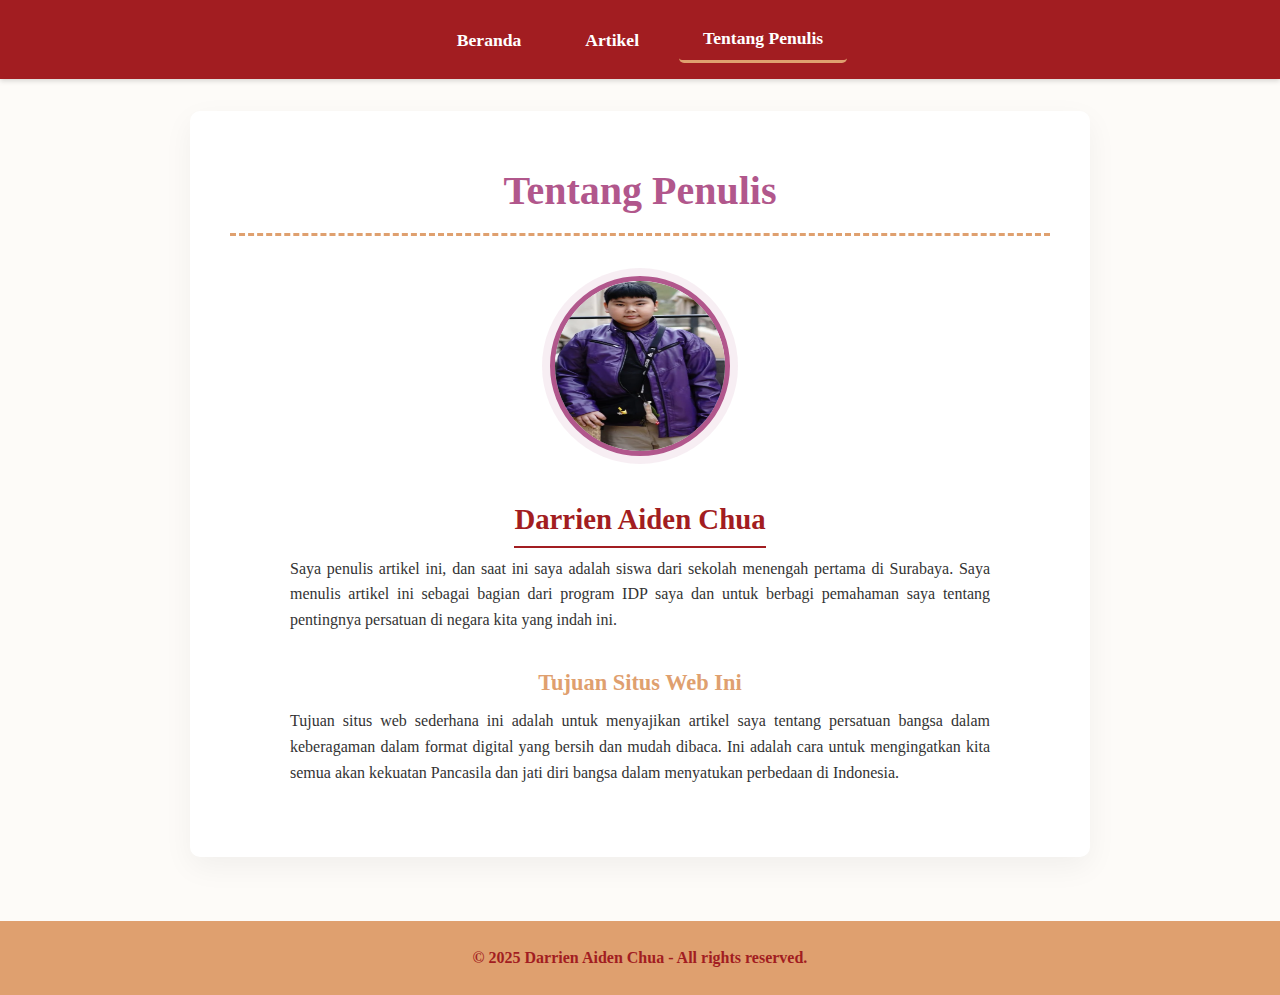
<file: about.html>
<!DOCTYPE html>
<html lang="id">
  <head>
    <meta charset="UTF-8" />
    <meta name="viewport" content="width=device-width, initial-scale=1.0" />
    <title>Tentang Penulis</title>
    <link rel="stylesheet" href="about.css" />
  </head>
  <body class="page-about">
    <nav class="navbar">
      <a href="index.html" class="nav-link">Beranda</a>
      <a href="article.html" class="nav-link">Artikel</a>
      <a href="about.html" class="nav-link active">Tentang Penulis</a>
    </nav>

    <main class="container about-container">
      <h1 class="page-title">Tentang Penulis</h1>

      <img
        src="darrien.png"
        alt="Darrien Aiden Chua"
        class="avatar-image"
        onerror="this.src='https://placehold.co/200x200/EEEEEE/777777?text=Avatar'"
      />

      <section class="about-text">
        <h2>Darrien Aiden Chua</h2>
        <p>
          Saya penulis artikel ini, dan saat ini saya adalah siswa dari sekolah menengah pertama di Surabaya. Saya menulis artikel ini sebagai bagian dari program IDP
          saya dan untuk berbagi pemahaman saya tentang pentingnya persatuan di
          negara kita yang indah ini.
        </p>

        <h3>Tujuan Situs Web Ini</h3>
        <p>
          Tujuan situs web sederhana ini adalah untuk menyajikan artikel saya
          tentang persatuan bangsa dalam keberagaman dalam format digital yang
          bersih dan mudah dibaca. Ini adalah cara untuk mengingatkan kita semua
          akan kekuatan Pancasila dan jati diri bangsa dalam menyatukan
          perbedaan di Indonesia.
        </p>
      </section>
    </main>

    <footer class="footer">
      <p>© 2025 Darrien Aiden Chua - All rights reserved.</p>
    </footer>
  </body>
</html>
</file>
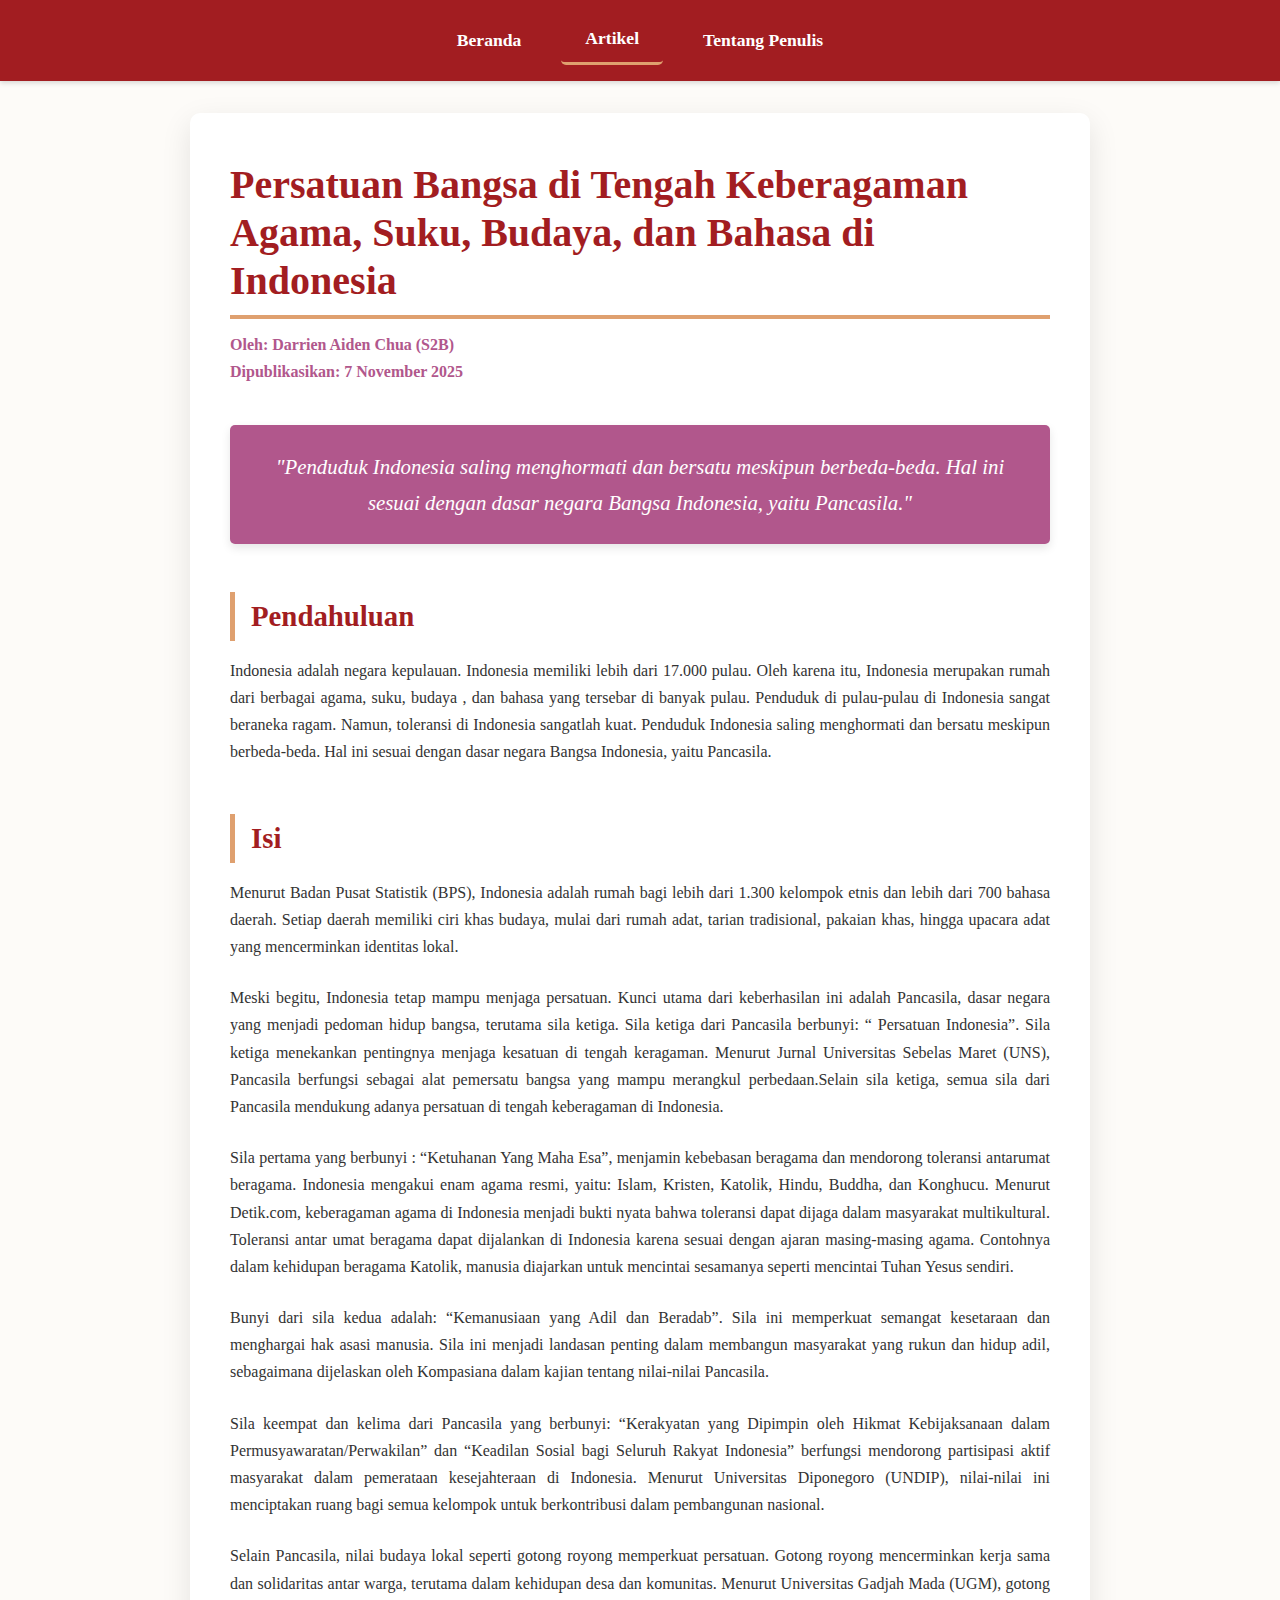
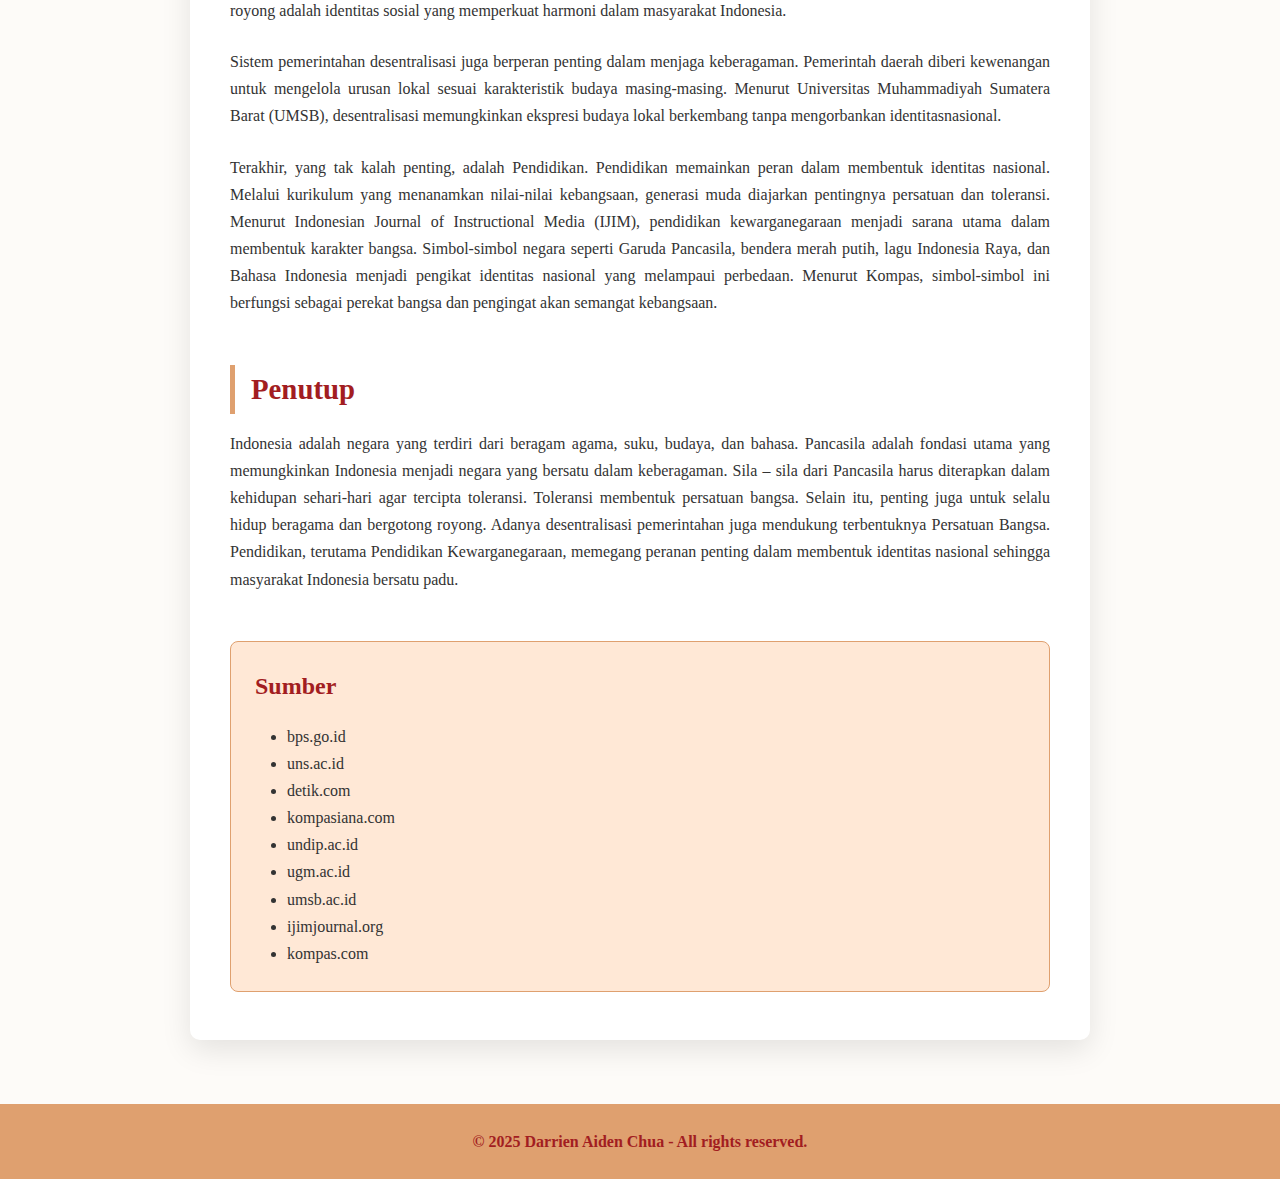
<file: article.html>
<!DOCTYPE html>
<html lang="id">
  <head>
    <meta charset="UTF-8" />
    <meta name="viewport" content="width=device-width, initial-scale=1.0" />
    <title>Artikel Persatuan Bangsa</title>
    <link rel="stylesheet" href="article.css" />
  </head>
  <body class="page-article">
    <nav class="navbar">
      <a href="index.html" class="nav-link">Beranda</a>
      <a href="article.html" class="nav-link active">Artikel</a>
      <a href="about.html" class="nav-link">Tentang Penulis</a>
    </nav>

    <main class="container">
      <article class="article-content">
        <h1 class="article-title">
          Persatuan Bangsa di Tengah Keberagaman Agama, Suku, Budaya, dan Bahasa
          di Indonesia
        </h1>

        <p class="article-meta">
          Oleh: Darrien Aiden Chua (S2B) <br />
          Dipublikasikan: 7 November 2025
        </p>

        <blockquote class="article-quote">
          "Penduduk Indonesia saling menghormati dan bersatu meskipun
          berbeda-beda. Hal ini sesuai dengan dasar negara Bangsa Indonesia,
          yaitu Pancasila."
        </blockquote>

        <section class="article-body">
          <h2>Pendahuluan</h2>
          <p>
            Indonesia adalah negara kepulauan. Indonesia memiliki lebih dari
            17.000 pulau. Oleh karena itu, Indonesia merupakan rumah dari
            berbagai agama, suku, budaya , dan bahasa yang tersebar di banyak
            pulau. Penduduk di pulau-pulau di Indonesia sangat beraneka ragam.
            Namun, toleransi di Indonesia sangatlah kuat. Penduduk Indonesia
            saling menghormati dan bersatu meskipun berbeda-beda. Hal ini sesuai
            dengan dasar negara Bangsa Indonesia, yaitu Pancasila.
          </p>

          <h2>Isi</h2>
          <p>
            Menurut Badan Pusat Statistik (BPS), Indonesia adalah rumah bagi
            lebih dari 1.300 kelompok etnis dan lebih dari 700 bahasa daerah.
            Setiap daerah memiliki ciri khas budaya, mulai dari rumah adat,
            tarian tradisional, pakaian khas, hingga upacara adat yang
            mencerminkan identitas lokal.
          </p>
          <p>
            Meski begitu, Indonesia tetap mampu menjaga persatuan. Kunci utama
            dari keberhasilan ini adalah Pancasila, dasar negara yang menjadi
            pedoman hidup bangsa, terutama sila ketiga. Sila ketiga dari
            Pancasila berbunyi: “ Persatuan Indonesia”. Sila ketiga menekankan
            pentingnya menjaga kesatuan di tengah keragaman. Menurut Jurnal
            Universitas Sebelas Maret (UNS), Pancasila berfungsi sebagai alat
            pemersatu bangsa yang mampu merangkul perbedaan.Selain sila ketiga,
            semua sila dari Pancasila mendukung adanya persatuan di tengah
            keberagaman di Indonesia.
          </p>
          <p>
            Sila pertama yang berbunyi : “Ketuhanan Yang Maha Esa”, menjamin
            kebebasan beragama dan mendorong toleransi antarumat beragama.
            Indonesia mengakui enam agama resmi, yaitu: Islam, Kristen, Katolik,
            Hindu, Buddha, dan Konghucu. Menurut Detik.com, keberagaman agama di
            Indonesia menjadi bukti nyata bahwa toleransi dapat dijaga dalam
            masyarakat multikultural. Toleransi antar umat beragama dapat
            dijalankan di Indonesia karena sesuai dengan ajaran masing-masing
            agama. Contohnya dalam kehidupan beragama Katolik, manusia diajarkan
            untuk mencintai sesamanya seperti mencintai Tuhan Yesus sendiri.
          </p>
          <p>
            Bunyi dari sila kedua adalah: “Kemanusiaan yang Adil dan Beradab”.
            Sila ini memperkuat semangat kesetaraan dan menghargai hak asasi
            manusia. Sila ini menjadi landasan penting dalam membangun
            masyarakat yang rukun dan hidup adil, sebagaimana dijelaskan oleh
            Kompasiana dalam kajian tentang nilai-nilai Pancasila.
          </p>
          <p>
            Sila keempat dan kelima dari Pancasila yang berbunyi: “Kerakyatan
            yang Dipimpin oleh Hikmat Kebijaksanaan dalam
            Permusyawaratan/Perwakilan” dan “Keadilan Sosial bagi Seluruh Rakyat
            Indonesia” berfungsi mendorong partisipasi aktif masyarakat dalam
            pemerataan kesejahteraan di Indonesia. Menurut Universitas
            Diponegoro (UNDIP), nilai-nilai ini menciptakan ruang bagi semua
            kelompok untuk berkontribusi dalam pembangunan nasional.
          </p>
          <p>
            Selain Pancasila, nilai budaya lokal seperti gotong royong
            memperkuat persatuan. Gotong royong mencerminkan kerja sama dan
            solidaritas antar warga, terutama dalam kehidupan desa dan
            komunitas. Menurut Universitas Gadjah Mada (UGM), gotong royong
            adalah identitas sosial yang memperkuat harmoni dalam masyarakat
            Indonesia.
          </p>
          <p>
            Sistem pemerintahan desentralisasi juga berperan penting dalam
            menjaga keberagaman. Pemerintah daerah diberi kewenangan untuk
            mengelola urusan lokal sesuai karakteristik budaya masing-masing.
            Menurut Universitas Muhammadiyah Sumatera Barat (UMSB),
            desentralisasi memungkinkan ekspresi budaya lokal berkembang tanpa
            mengorbankan identitasnasional.
          </p>
          <p>
            Terakhir, yang tak kalah penting, adalah Pendidikan. Pendidikan
            memainkan peran dalam membentuk identitas nasional. Melalui
            kurikulum yang menanamkan nilai-nilai kebangsaan, generasi muda
            diajarkan pentingnya persatuan dan toleransi. Menurut Indonesian
            Journal of Instructional Media (IJIM), pendidikan kewarganegaraan
            menjadi sarana utama dalam membentuk karakter bangsa. Simbol-simbol
            negara seperti Garuda Pancasila, bendera merah putih, lagu Indonesia
            Raya, dan Bahasa Indonesia menjadi pengikat identitas nasional yang
            melampaui perbedaan. Menurut Kompas, simbol-simbol ini berfungsi
            sebagai perekat bangsa dan pengingat akan semangat kebangsaan.
          </p>

          <h2>Penutup</h2>
          <p>
            Indonesia adalah negara yang terdiri dari beragam agama, suku,
            budaya, dan bahasa. Pancasila adalah fondasi utama yang memungkinkan
            Indonesia menjadi negara yang bersatu dalam keberagaman. Sila – sila
            dari Pancasila harus diterapkan dalam kehidupan sehari-hari agar
            tercipta toleransi. Toleransi membentuk persatuan bangsa. Selain
            itu, penting juga untuk selalu hidup beragama dan bergotong royong.
            Adanya desentralisasi pemerintahan juga mendukung terbentuknya
            Persatuan Bangsa. Pendidikan, terutama Pendidikan Kewarganegaraan,
            memegang peranan penting dalam membentuk identitas nasional sehingga
            masyarakat Indonesia bersatu padu.
          </p>
        </section>

        <section class="sources-section">
          <h2>Sumber</h2>
          <ul class="sources-list">
            <li>bps.go.id</li>
            <li>uns.ac.id</li>
            <li>detik.com</li>
            <li>kompasiana.com</li>
            <li>undip.ac.id</li>
            <li>ugm.ac.id</li>
            <li>umsb.ac.id</li>
            <li>ijimjournal.org</li>
            <li>kompas.com</li>
          </ul>
        </section>
      </article>
    </main>

    <footer class="footer">
      <p>© 2025 Darrien Aiden Chua - All rights reserved.</p>
    </footer>
  </body>
</html>
</file>
<file: about.css>
:root {
  --color-primary: #a21d21; /* Primary Red */
  --color-secondary: #dfa06f; /* Secondary Orange */
  --color-accent: #b1578c; /* Accent Pink */
  --color-background: #fdfbf8;
  --color-text: #333333;
  --color-light-text: #ffffff;
  --font-main: "Times New Roman", Times, serif; /* Set to Times New Roman */
}

* {
  margin: 0;
  padding: 0;
  box-sizing: border-box;
}

body {
  font-family: var(--font-main);
  background-color: var(--color-background);
  color: var(--color-text);
  line-height: 1.6;
  display: flex;
  flex-direction: column;
  min-height: 100vh;
}

.container {
  width: 90%;
  max-width: 900px;
  margin: 2rem auto;
  padding: 1rem;
  flex-grow: 1;
}

/* Navbar */
.navbar {
  width: 100%;
  background-color: var(--color-primary);
  padding: 1rem 0;
  display: flex;
  justify-content: center;
  align-items: center;
  flex-wrap: wrap;
  box-shadow: 0 2px 5px rgba(0, 0, 0, 0.15);
}

.nav-link {
  color: var(--color-light-text);
  font-weight: 700;
  text-decoration: none;
  font-size: 1.1rem;
  padding: 0.5rem 1.5rem;
  margin: 0 0.5rem;
  border-radius: 5px;
  transition: all 0.3s ease;
}

.nav-link:hover {
  background-color: rgba(255, 255, 255, 0.2);
}

.nav-link.active {
  border-bottom: 3px solid var(--color-secondary);
}

/* Footer */
.footer {
  width: 100%;
  background-color: var(--color-secondary);
  color: var(--color-primary);
  text-align: center;
  padding: 1.5rem 0;
  margin-top: 2rem;
  font-weight: 700;
}

/* About Page Specifics */
.about-container {
  text-align: center;
  background-color: #ffffff;
  padding: 3rem 2.5rem;
  border-radius: 10px;
  box-shadow: 0 10px 30px rgba(0, 0, 0, 0.05);
}

.page-title {
  font-size: 2.5rem;
  color: var(--color-accent);
  margin-bottom: 2.5rem;
  border-bottom: 3px dashed var(--color-secondary);
  padding-bottom: 10px;
}

/* Avatar Image Border (Pink border for persona emphasis) */
.avatar-image {
  width: 180px;
  height: 180px;
  border-radius: 50%;
  border: 5px solid var(--color-accent);
  margin-bottom: 2rem;
  box-shadow: 0 0 0 8px rgba(177, 87, 140, 0.1);
}

.about-text {
  max-width: 700px;
  margin: 0 auto;
}

.about-text h2 {
  font-size: 1.8rem;
  color: var(--color-primary);
  margin-bottom: 0.5rem;
  border-bottom: 2px solid var(--color-primary);
  display: inline-block;
  padding-bottom: 0.25rem;
}

.about-text h3 {
  font-size: 1.4rem;
  color: var(--color-secondary);
  margin-top: 2rem;
  margin-bottom: 0.5rem;
}

.about-text p {
  margin-bottom: 1.5rem;
  text-align: justify;
}

/* Responsive */
@media (max-width: 600px) {
  .about-container {
    padding: 2rem 1rem;
  }
  .page-title {
    font-size: 2rem;
  }
  .avatar-image {
    width: 140px;
    height: 140px;
  }
}
</file>
<file: article.css>
:root {
  --color-primary: #a21d21; /* Primary Red */
  --color-secondary: #dfa06f; /* Secondary Orange */
  --color-accent: #b1578c; /* Accent Pink */
  --color-background: #fdfbf8;
  --color-article-bg: #ffffff;
  --color-text: #333333;
  --color-light-text: #ffffff;
  --font-main: "Times New Roman", Times, serif; /* Set to Times New Roman */
}

* {
  margin: 0;
  padding: 0;
  box-sizing: border-box;
}

body {
  font-family: var(--font-main);
  background-color: var(--color-background);
  color: var(--color-text);
  line-height: 1.7;
  display: flex;
  flex-direction: column;
  min-height: 100vh;
}

.container {
  width: 90%;
  max-width: 900px;
  margin: 2rem auto;
  padding: 0;
  flex-grow: 1;
}

/* Navbar */
.navbar {
  width: 100%;
  background-color: var(--color-primary);
  padding: 1rem 0;
  display: flex;
  justify-content: center;
  align-items: center;
  flex-wrap: wrap;
  box-shadow: 0 2px 5px rgba(0, 0, 0, 0.15);
}

.nav-link {
  color: var(--color-light-text);
  font-weight: 700;
  text-decoration: none;
  font-size: 1.1rem;
  padding: 0.5rem 1.5rem;
  margin: 0 0.5rem;
  border-radius: 5px;
  transition: all 0.3s ease;
}

.nav-link:hover {
  background-color: rgba(255, 255, 255, 0.2);
}

.nav-link.active {
  border-bottom: 3px solid var(--color-secondary);
}

/* Footer */
.footer {
  width: 100%;
  background-color: var(--color-secondary);
  color: var(--color-primary);
  text-align: center;
  padding: 1.5rem 0;
  margin-top: 2rem;
  font-weight: 700;
}

/* Article Page Specifics */
.article-content {
  background-color: var(--color-article-bg);
  padding: 3rem 2.5rem;
  border-radius: 10px;
  box-shadow: 0 10px 30px rgba(0, 0, 0, 0.1);
}

.article-title {
  font-size: 2.5rem;
  color: var(--color-primary);
  margin-bottom: 0.75rem;
  line-height: 1.2;
  border-bottom: 4px solid var(--color-secondary);
  padding-bottom: 10px;
}

.article-meta {
  font-size: 1rem;
  color: var(--color-accent);
  margin-bottom: 2rem;
  font-weight: 600;
}

/* Quote Block (Pink background for prominence) */
.article-quote {
  font-size: 1.3rem;
  font-style: italic;
  color: var(--color-light-text);
  background-color: var(--color-accent);
  padding: 1.5rem;
  border-left: none;
  border-radius: 5px;
  margin: 2.5rem 0;
  text-align: center;
  box-shadow: 0 4px 10px rgba(0, 0, 0, 0.1);
}

.article-body h2 {
  font-size: 1.8rem;
  color: var(--color-primary);
  margin-top: 3rem;
  margin-bottom: 1rem;
  border-left: 5px solid var(--color-secondary);
  padding-left: 1rem;
}

.article-body p {
  margin-bottom: 1.5rem;
  text-align: justify;
}

.sources-section {
  margin-top: 3rem;
  background-color: #ffe8d6;
  padding: 1.5rem;
  border-radius: 8px;
  border: 1px solid var(--color-secondary);
}

.sources-section h2 {
  color: var(--color-primary);
  margin-bottom: 1rem;
  font-size: 1.5rem;
}

.sources-list {
  list-style-type: disc;
  padding-left: 2rem;
}

/* Responsive */
@media (max-width: 600px) {
  .article-content {
    padding: 2rem 1rem;
  }
  .article-title {
    font-size: 1.8rem;
  }
  .article-quote {
    font-size: 1.1rem;
    padding: 1rem;
  }
  .article-body h2 {
    font-size: 1.5rem;
  }
}
</file>
